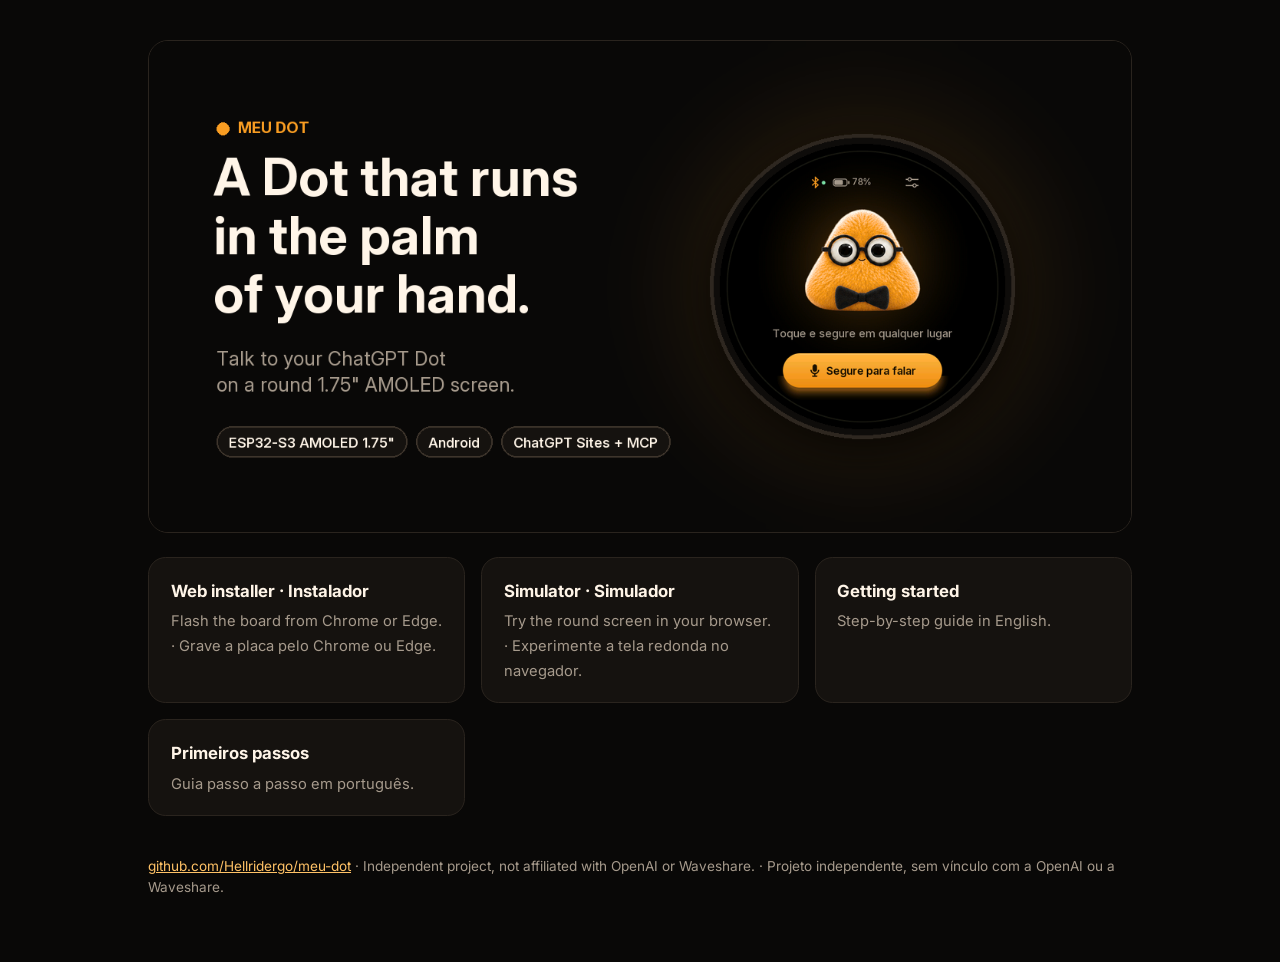
<file: docs/index.html>
<!doctype html>
<html lang="en">
<head>
<meta charset="utf-8">
<meta name="viewport" content="width=device-width, initial-scale=1">
<title>Meu Dot</title>
<meta name="description" content="A Dot that runs in the palm of your hand. A companion for your ChatGPT Dot: a round AMOLED ESP32-S3 board, an Android app and a bridge on ChatGPT Sites.">
<meta property="og:image" content="img/banner.png">
<link href="https://fonts.googleapis.com/css2?family=Inter:wght@400;600;700&display=swap" rel="stylesheet">
<style>
  :root { --bg:#090807; --surface:#15120f; --line:#2a241e; --ink:#fff5e8; --muted:#a69a8c; --amber:#f99d22; --amber-2:#ffc266; }
  * { box-sizing: border-box; }
  body { margin:0; font-family:Inter, system-ui, sans-serif; color:var(--ink); background:var(--bg); line-height:1.55; }
  main { max-width:64rem; margin:0 auto; padding:2.5rem 1.25rem 4rem; }
  img.hero { width:100%; height:auto; border-radius:1.25rem; border:1px solid var(--line); display:block; }
  .grid { display:grid; grid-template-columns:repeat(auto-fit,minmax(15rem,1fr)); gap:1rem; margin-top:1.5rem; }
  a.card { display:block; text-decoration:none; color:inherit; background:var(--surface); border:1px solid var(--line); border-radius:1.1rem; padding:1.25rem 1.35rem; transition:border-color .15s; }
  a.card:hover, a.card:focus-visible { border-color:var(--amber); outline:none; }
  a.card b { display:block; font-size:1.05rem; margin-bottom:.25rem; }
  a.card span { color:var(--muted); font-size:.92rem; }
  footer { margin-top:2.5rem; color:var(--muted); font-size:.85rem; }
  footer a { color:var(--amber-2); }
</style>
</head>
<body>
<main>
  <img class="hero" src="img/banner.png" alt="Meu Dot — a Dot that runs in the palm of your hand · um Dot que roda na palma da sua mão">
  <div class="grid">
    <a class="card" href="flasher/"><b>Web installer · Instalador</b><span>Flash the board from Chrome or Edge. · Grave a placa pelo Chrome ou Edge.</span></a>
    <a class="card" href="simulator/"><b>Simulator · Simulador</b><span>Try the round screen in your browser. · Experimente a tela redonda no navegador.</span></a>
    <a class="card" href="https://github.com/Hellridergo/meu-dot/blob/main/docs/en/getting-started.md"><b>Getting started</b><span>Step-by-step guide in English.</span></a>
    <a class="card" href="https://github.com/Hellridergo/meu-dot/blob/main/docs/pt-BR/primeiros-passos.md"><b>Primeiros passos</b><span>Guia passo a passo em português.</span></a>
  </div>
  <footer><a href="https://github.com/Hellridergo/meu-dot">github.com/Hellridergo/meu-dot</a> · Independent project, not affiliated with OpenAI or Waveshare. · Projeto independente, sem vínculo com a OpenAI ou a Waveshare.</footer>
</main>
</body>
</html>
</file>
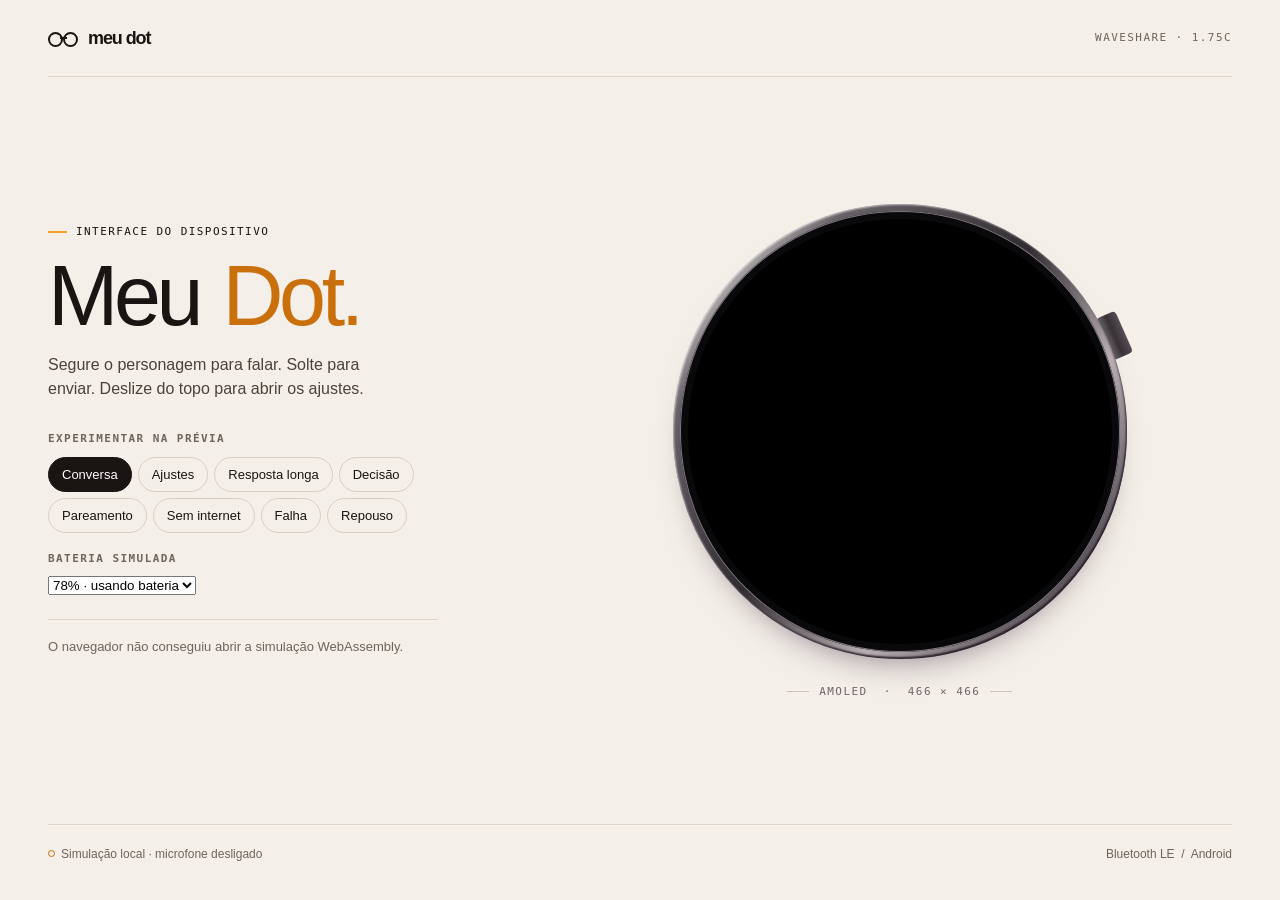
<file: interface/previa.in.html>
<!doctype html><html lang="pt-BR"><meta charset="utf-8"><meta name="viewport" content="width=device-width, initial-scale=1"><title>Meu Dot · prévia da interface</title>
<style>
:root{color-scheme:light;--paper:#f4efe9;--ink:#1a1512;--muted:#6e655c;--rule:#ddd3c9;--amber:#f99d22;--amber-deep:#c9700c;font-family:Inter,ui-sans-serif,-apple-system,BlinkMacSystemFont,"Segoe UI",sans-serif}*{box-sizing:border-box}body{margin:0;background:var(--paper);color:var(--ink)}.wrap{width:min(1184px,calc(100% - 80px));margin:auto}header{height:77px;border-bottom:1px solid var(--rule);display:flex;align-items:center;justify-content:space-between}.wordmark{font-size:18px;font-weight:680;letter-spacing:-.06em;display:flex;align-items:center;gap:10px}.symbol{position:relative;display:inline-block;width:30px;height:15px}.symbol:before,.symbol:after{content:"";position:absolute;width:11px;height:11px;border:2px solid var(--ink);border-radius:100%;top:1px}.symbol:before{left:0}.symbol:after{right:0}.symbol{background:linear-gradient(var(--ink),var(--ink)) center/7px 2px no-repeat}.mono{font-family:ui-monospace,"SFMono-Regular",Consolas,monospace;text-transform:uppercase;letter-spacing:.13em;font-size:11px;line-height:1.4}.meta{color:var(--muted)}main{display:grid;grid-template-columns:.84fr 1.16fr;align-items:center;min-height:calc(100svh - 153px);gap:clamp(15px,3vw,48px);padding:38px 0}.intro{max-width:390px}.kicker{display:flex;align-items:center;gap:9px}.kicker i{background:var(--amber);width:19px;height:2px}.intro h1{margin:17px 0 16px;font-size:clamp(57px,6.6vw,95px);font-weight:520;letter-spacing:-.052em;word-spacing:.05em;line-height:.96}.intro h1 em{font-style:normal;color:var(--amber-deep)}.lead{font-size:16px;line-height:1.5;max-width:330px;color:#4a423b;margin:0 0 30px}.label{margin:0 0 10px;font-weight:550;color:var(--muted)}.controls{display:flex;gap:6px;flex-wrap:wrap;max-width:374px}.controls button{border:1px solid #d9cec3;background:transparent;padding:9px 13px;border-radius:18px;font-size:13px;color:var(--ink);cursor:pointer;transition:background .15s}.controls button:hover{background:#ebe2d8}.controls button[aria-pressed=true]{background:var(--ink);border-color:var(--ink);color:#fff}.panel-status{border-top:1px solid var(--rule);padding-top:17px;margin-top:24px;min-height:58px;font-size:13px;line-height:1.5;color:var(--muted)}.instrument{display:grid;justify-items:center;align-content:center;isolation:isolate;position:relative;width:100%;padding:14px 0 12px}.bezel{width:min(100%,clamp(330px,35.5vw,495px));position:relative;aspect-ratio:1;border-radius:50%;background:linear-gradient(130deg,#29242b 0%,#c5bfc0 12%,#676267 21%,#302c31 47%,#b9afb2 68%,#524c53 87%,#2c272e 100%);padding:7px;box-shadow:0 20px 33px -20px #2d192d85, inset 1px 1px 2px #fff9,inset -1px -2px 2px #271e28}.bezel:before{content:"";position:absolute;z-index:-1;height:10%;width:4.6%;background:linear-gradient(90deg,#716a71,#383237 50%,#554c54);right:.4%;top:24%;transform:rotate(-24deg);border-radius:4px}.glass{border-radius:50%;padding:8px;background:#09090b;box-shadow:inset 0 0 0 1px #817680;overflow:hidden;width:100%;height:100%}canvas{display:block;width:100%;height:100%;border-radius:50%;touch-action:none;user-select:none;-webkit-user-select:none;background:#000;cursor:pointer}button:focus-visible,canvas:focus-visible{outline:3px solid var(--amber);outline-offset:4px}.engraving{display:flex;align-items:center;gap:10px;color:#71636d;text-align:center;margin-top:25px}.engraving:before,.engraving:after{content:"";height:1px;width:22px;background:#cbbfc4}footer{border-top:1px solid var(--rule);min-height:58px;display:flex;justify-content:space-between;align-items:center;color:var(--muted);gap:16px}.footnote{font-size:12px}.live{display:inline-flex;align-items:center;gap:6px}.live i{width:7px;height:7px;border:1.5px solid var(--amber-deep);border-radius:50%}@media(max-width:720px){.wrap{width:calc(100% - 36px)}header{height:52px}.meta{font-size:9px}main{display:flex;flex-direction:column;gap:0;padding:18px 0 22px;min-height:0}.intro{display:contents}.kicker,.intro h1,.lead{align-self:flex-start}.kicker{font-size:9px}.intro h1{font-size:49px;margin:7px 0 9px}.lead{font-size:14px;max-width:100%;margin:0}.instrument{order:1;padding:15px 0}.bezel{width:min(83vw,365px)}.engraving{margin-top:12px;font-size:9px}.scenarios{order:2;align-self:stretch}.label{font-size:10px}.controls{max-width:none}.panel-status{margin-top:12px;min-height:0;padding-top:10px}.footnote{font-size:10px}footer{min-height:46px}}@media(prefers-reduced-motion:reduce){*{transition:none!important}}
</style>
<body><div class="wrap"><header><span class="wordmark"><i class="symbol" aria-hidden="true"></i>meu dot</span><span class="meta mono">Waveshare · 1.75C</span></header>
<main><div class="intro"><div class="kicker mono"><i></i>Interface do dispositivo</div><h1>Meu <em>Dot.</em></h1><p class="lead">Segure o personagem para falar. Solte para enviar. Deslize do topo para abrir os ajustes.</p>
<section class="scenarios"><p class="label mono">Experimentar na prévia</p><div class="controls" aria-label="Cenários">
<button data-sc="voz" aria-pressed="true">Conversa</button><button data-sc="ajustes">Ajustes</button><button data-sc="resposta">Resposta longa</button><button data-sc="decisao">Decisão</button><button data-sc="parear">Pareamento</button><button data-sc="offline">Sem internet</button><button data-sc="erro">Falha</button><button data-sc="repouso">Repouso</button>
</div><p class="label mono" style="margin-top:18px">Bateria simulada</p><select id="battery" aria-label="Bateria simulada"><option value="3,78">78% · usando bateria</option><option value="15,100">100% · carregando</option><option value="3,0">0% · bateria baixa</option><option value="9,255">USB · sem bateria</option><option value="0,255">Leitura indisponível</option></select><div class="panel-status" role="status" aria-live="polite" id="caption">Iniciando a interface…</div></section></div>
<div class="instrument"><div class="bezel"><div class="glass"><canvas id="screen" width="466" height="466" tabindex="0" aria-label="Tela da Waveshare. Use espaço para falar, Enter para avançar e as setas para ler ou escolher."></canvas></div></div><div class="engraving mono">AMOLED &nbsp;·&nbsp; 466 × 466</div></div></main>
<footer><span class="footnote live"><i></i>Simulação local · microfone desligado</span><span class="footnote">Bluetooth LE &nbsp;/&nbsp; Android</span></footer></div>
<script>
const W='__WASM64__';
(async()=>{
const {instance}=await WebAssembly.instantiate(Uint8Array.from(atob(W),c=>c.charCodeAt(0)));const u=instance.exports,p=u.preview_init(),cv=document.querySelector('canvas'),ctx=cv.getContext('2d',{alpha:false}),img=ctx.createImageData(466,466),out=new Uint32Array(img.data.buffer),pix=new Uint16Array(u.memory.buffer,p,466*466),pal=new Uint32Array(65536);
for(let i=0;i<65536;i++){const r=i>>11,g=i>>5&63,b=i&31;pal[i]=0xff000000|((b<<3|b>>2)<<16)|((g<<2|g>>4)<<8)|(r<<3|r>>2);}
const captions=['Pareamento. No Android, abra o cliente e selecione Dot de bolso.','Pronto. Mantenha pressionado por um segundo ou mais.','Gravando no simulador. Arraste para cima para cancelar.','Pedido a caminho. A resposta nesta prévia é um exemplo.','Resposta disponível. Toque para ler.','Toque em Avançar ou deslize para a esquerda.','Leia o pedido antes de tocar em Recusar ou Confirmar.','A placa está pareada. A ponte para o Dot está indisponível.','A entrega não foi confirmada. Toque em Voltar.','Os dois indicadores separam o Bluetooth do acesso ao Dot.','O personagem descansou. Um toque o acorda.','Enviando. A placa transfere o áudio para o Android.','Ajuste volume e brilho. Toque no Bluetooth para ligar ou desligar.','Escolha qual botão deseja configurar.','Toque no atalho que o botão deve executar.','Bluetooth desligado. O menu continua disponível pelo toque.'];
const now=()=>Math.floor(performance.now())>>>0;
const longText='A revisão do relatório ficou pronta. Falta sua decisão sobre a versão que vai para a equipe. Você pediu que eu preserve as fontes e destaque os pontos ainda em aberto. Posso mostrar os dois trechos que precisam de revisão no nosso chat.';
const input=s=>{const bytes=new TextEncoder().encode(s);const m=new Uint8Array(u.memory.buffer,u.preview_input(),1100);m.fill(0);m.set(bytes.subarray(0,1099));};
let delayed=0,mode='voz',prev=-1,last=0,held=false,confirmation='';
function sample(s){clearTimeout(delayed);held=false;confirmation='';mode=s;u.dot_link(1,1,now());u.preview_idle(now());u.dot_passkey(-1);
 if(s==='ajustes')u.dot_open_settings(now());
 if(s==='resposta'){input(longText);u.preview_reply(0,now());}
 if(s==='decisao'){input('Posso preparar a versão final?');u.preview_reply(1,now());}
 if(s==='parear'){u.dot_link(0,0,now());u.dot_passkey(284619);}
 if(s==='offline')u.dot_link(1,0,now()); if(s==='erro'){input('Não recebi o áudio completo.');u.preview_error(now());} if(s==='repouso')u.preview_rest(now());
 for(const b of document.querySelectorAll('[data-sc]'))b.setAttribute('aria-pressed',String(b.dataset.sc===s));prev=-1;frame(now(),true);}
function advance(){let a;while((a=u.dot_next_action())){
 if(a===2){delayed=setTimeout(()=>{u.dot_delivered(now());delayed=setTimeout(()=>{if(u.dot_screen_id()===3){input('O relatório está pronto. Há uma decisão sua pendente sobre a versão final.');u.preview_reply(0,now());}},800);},300);}
 if(a===5||a===6)confirmation=a===5?'Escolha de exemplo registrada: confirmar.':'Escolha de exemplo registrada: recusar.';
}}
function frame(t,force=false){if(!force&&t-last<48)return;last=t;u.dot_tick(t);
 if(u.dot_screen_id()===2)u.dot_sound_level(35+Math.round(35*Math.abs(Math.sin(t/185))));
 u.dot_playback_level(u.dot_screen_id()===4 ? Math.round(84*Math.abs(Math.sin(t/165))) : 0);
 advance();u.dot_paint(t);for(let i=0;i<out.length;i++)out[i]=pal[pix[i]];ctx.putImageData(img,0,0);
 const s=u.dot_screen_id();if(s!==prev){document.querySelector('#caption').textContent=confirmation||captions[s];prev=s;}}
function loop(t){frame(t|0);requestAnimationFrame(loop);}
function pos(e){const r=cv.getBoundingClientRect();return [Math.round((e.clientX-r.left)*466/r.width),Math.round((e.clientY-r.top)*466/r.height)];}
cv.onpointerdown=e=>{if(held||e.button!==0)return;cv.setPointerCapture(e.pointerId);held=true;confirmation='';u.dot_down(...pos(e),now());};
cv.onpointermove=e=>{if(held)u.dot_move(...pos(e),now());};
cv.onpointerup=e=>{if(held){held=false;u.dot_up(...pos(e),now());frame(now(),true);}};
function cancelHold(){if(!held)return;held=false;u.dot_move(-400,-400,now());u.dot_up(-400,-400,now());frame(now(),true);}
cv.onpointercancel=cancelHold;window.addEventListener('blur',cancelHold);
cv.onkeydown=e=>{if(![' ','Enter','ArrowLeft','ArrowRight','Escape'].includes(e.key))return;e.preventDefault();if(e.repeat)return;
 if(e.key==='Escape'){cancelHold();return;}if(e.key===' '&&u.dot_screen_id()===1){held=true;u.dot_down(233,380,now());return;}
 const x=e.key==='ArrowLeft'?150:300;u.dot_down(x,380,now());u.dot_up(x,380,now());frame(now(),true);};
cv.onkeyup=e=>{if(e.key===' '&&held){held=false;u.dot_up(233,380,now());frame(now(),true);}};
const mq=matchMedia('(prefers-reduced-motion: reduce)');u.dot_reduce_motion(+mq.matches);mq.addEventListener?.('change',()=>u.dot_reduce_motion(+mq.matches));
for(const b of document.querySelectorAll('[data-sc]'))b.onclick=()=>sample(b.dataset.sc);
const battery=document.querySelector('#battery');
function batteryState(){const [flags,percent]=battery.value.split(',').map(Number);u.dot_battery(flags,percent);frame(now(),true);}
battery.onchange=batteryState;batteryState();
sample('voz');requestAnimationFrame(loop);
})().catch(e=>{document.querySelector('#caption').textContent='O navegador não conseguiu abrir a simulação WebAssembly.';console.error(e);});
</script></body></html>
</file>
